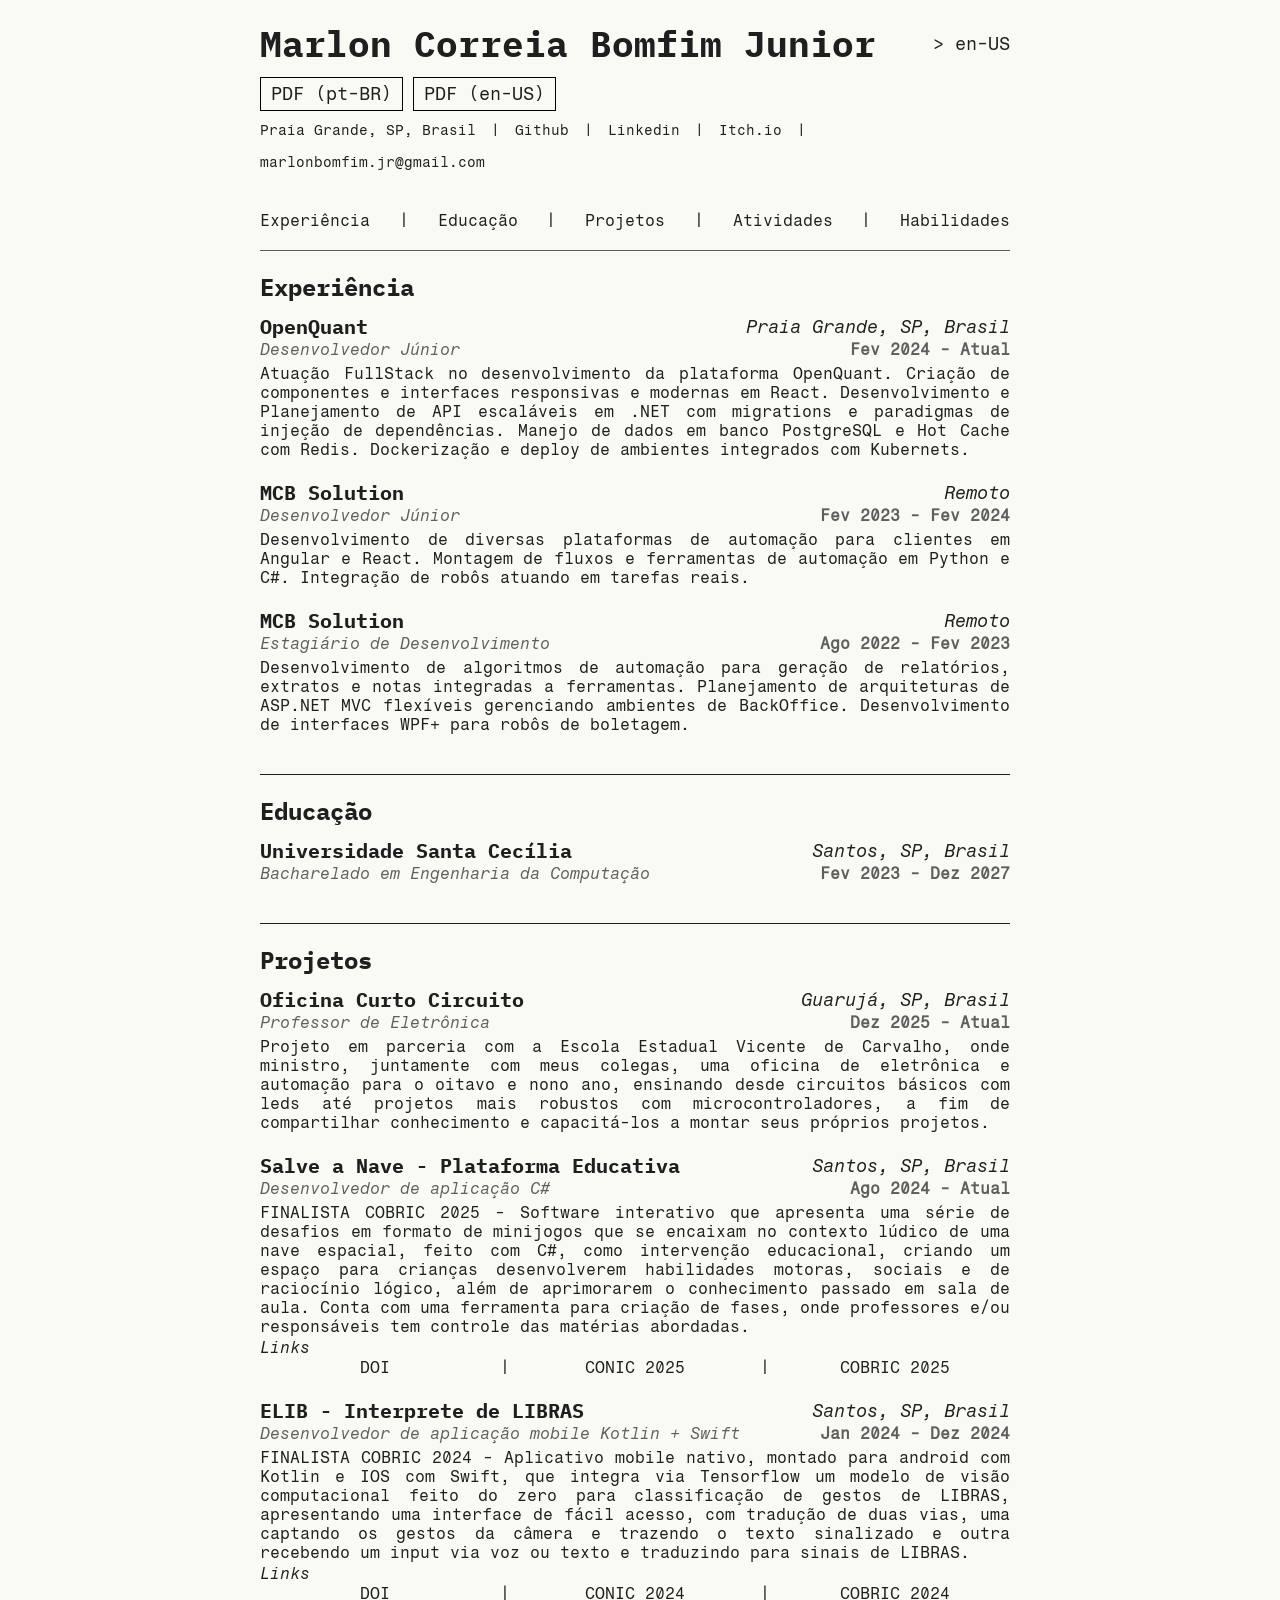
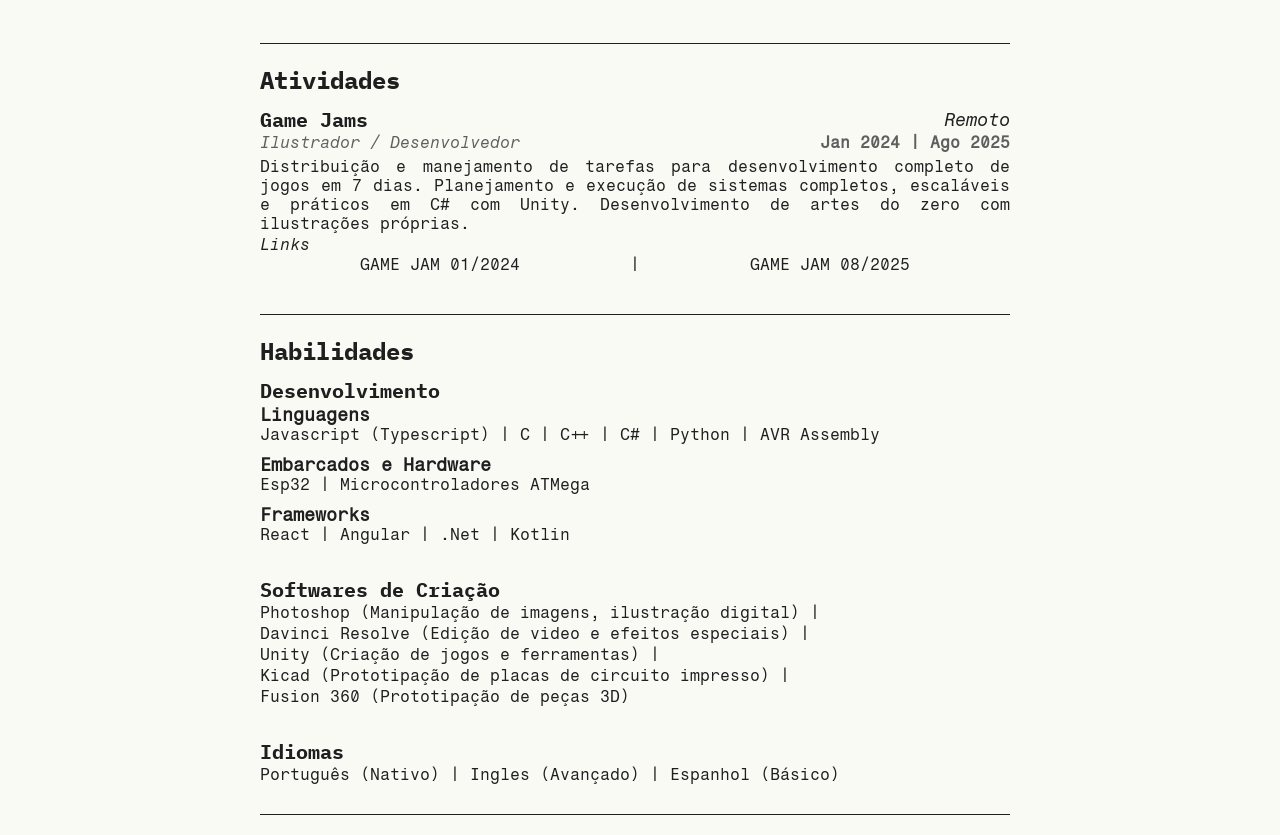
<file: index.html>
<!DOCTYPE html>
<html lang="en">
<head>
    <meta charset="UTF-8">
    <meta name="viewport" content="width=device-width, initial-scale=1.0">
    <link rel="preconnect" href="https://fonts.googleapis.com">
    <link rel="preconnect" href="https://fonts.gstatic.com" crossorigin>
    <link href="https://fonts.googleapis.com/css2?family=Fragment+Mono:ital@0;1&family=IBM+Plex+Mono:ital,wght@0,100;0,200;0,300;0,400;0,500;0,600;0,700;1,100;1,200;1,300;1,400;1,500;1,600;1,700&display=swap" rel="stylesheet">
    <link rel="stylesheet" type="text/css" href="style.css">
    <title>Currículo | Marlon Bomfim</title>
</head>
<body id="curriculo">
        
        <main>
            <div class="col">
                <div class="row">
                    <h1>Marlon Correia Bomfim Junior</h1>
                    <a href="enUS/index.html">> en-US</a>
                </div>
                <div class="row download-row">
                    <a class="download-btn" download href="/files/curriculo_marlonjunior.pdf">PDF (pt-BR)</a>
                    <a class="download-btn" download href="/files/resume_marlonjunior.pdf">PDF (en-US)</a>
                </div>
                <div class="row contact-row">
                    <p>Praia Grande, SP, Brasil</p> |
                    <a target="_blank" rel="noopener noreferrer" href="https://github.com/marlaoza">Github</a> |
                    <a target="_blank" rel="noopener noreferrer" href="https://www.linkedin.com/in/marlon-correia-bomfim-junior/">Linkedin</a> |
                    <a target="_blank" rel="noopener noreferrer" href="https://marlao.itch.io/">Itch.io</a> |
                    <a>marlonbomfim.jr@gmail.com</a>
                </div>
            </div>

            <nav class="row"> 
                <a href="#experiencia">Experiência</a> | 
                <a href="#educacao">Educação</a> |
                <a href="#projetos">Projetos</a> |
                <a href="#atividades">Atividades</a> |
                <a href="#habilidades">Habilidades</a> 
            </nav>

         

          <section id="experiencia">
            <h2>Experiência</h2>
            <ul>
                <li>
                    <div class="row">
                        <h3>OpenQuant</h3>
                        <span class="place">Praia Grande, SP, Brasil</span>
                    </div>
                    <div class="row">
                        <span class="position">Desenvolvedor Júnior</span>
                        <time>Fev 2024 - Atual</time>
                    </div>
                    <p>
                        Atuação FullStack no desenvolvimento da plataforma OpenQuant.
                        Criação de componentes e interfaces responsivas e modernas em React.
                        Desenvolvimento e Planejamento de API escaláveis em .NET com migrations e paradigmas de injeção de dependências.
                        Manejo de dados em banco PostgreSQL e Hot Cache com Redis.
                        Dockerização e deploy de ambientes integrados com Kubernets.
                    </p>
                </li>
                <li>
                    <div class="row">
                        <h3>MCB Solution</h3>
                        <span class="place">Remoto</span>
                    </div>
                    <div class="row">
                        <span class="position">Desenvolvedor Júnior</span>
                        <time>Fev 2023 - Fev 2024</time>
                    </div>
                    <p>
                        Desenvolvimento de diversas plataformas de automação para clientes em Angular e React.
                        Montagem de fluxos e ferramentas de automação em Python e C#.
                        Integração de robôs atuando em tarefas reais.
                    </p>
                </li>
                <li>
                    <div class="row">
                        <h3>MCB Solution</h3>
                        <span class="place">Remoto</span>
                    </div>
                    <div class="row">
                        <span class="position">Estagiário de Desenvolvimento</span>
                        <time>Ago 2022 - Fev 2023</time>
                    </div>
                    <p>
                        Desenvolvimento de algoritmos de automação para geração de relatórios, extratos e notas integradas a ferramentas.
                        Planejamento de arquiteturas de ASP.NET MVC flexíveis gerenciando ambientes de BackOffice.
                        Desenvolvimento de interfaces WPF+ para robôs de boletagem.
                    </p>
                </li>
            </ul>
          </section>

          <section id="educacao">
            <h2>Educação</h2>
            <ul>
                <li>
                    <div class="row">
                        <h3>Universidade Santa Cecília</h3>
                        <span class="place">Santos, SP, Brasil</span>
                    </div>
                    <div class="row">
                        <span class="position">Bacharelado em Engenharia da Computação</span>
                        <time>Fev 2023 - Dez 2027</time>
                    </div>
                </li>
            </ul>
          </section>

            <section id="projetos">
            <h2>Projetos</h2>
            <ul>
                <li>
                    <div class="row">
                        <h3>Oficina Curto Circuito</h3>
                        <span class="place">Guarujá, SP, Brasil</span>
                    </div>
                    <div class="row">
                        <span class="position">Professor de Eletrônica</span>
                        <time>Dez 2025 - Atual</time>
                    </div>
                    <p>
                       Projeto em parceria com a Escola Estadual Vicente de Carvalho, onde ministro, juntamente com meus colegas, 
                       uma oficina de eletrônica e automação para o oitavo e nono ano, ensinando desde circuitos básicos com leds 
                       até projetos mais robustos com microcontroladores, a fim de compartilhar conhecimento e capacitá-los a montar seus próprios projetos.</p>
                </li>
                <li>
                    <div class="row">
                        <h3>Salve a Nave - Plataforma Educativa</h3>
                        <span class="place">Santos, SP, Brasil</span>
                    </div>
                    <div class="row">
                        <span class="position">Desenvolvedor de aplicação C#</span>
                        <time>Ago 2024 - Atual</time>
                    </div>
                    <p>
                        FINALISTA COBRIC 2025 - Software interativo que apresenta uma série de desafios em formato de minijogos que se encaixam no contexto lúdico de uma nave espacial, feito com C#, como intervenção educacional, criando um espaço para crianças desenvolverem habilidades 
                        motoras, sociais e de raciocínio lógico, além de aprimorarem o conhecimento passado em sala de aula. 
                        Conta com uma ferramenta para criação de fases, onde professores e/ou responsáveis tem controle das matérias abordadas.
                    </p>
                    <span>Links</span>
                    <div class="row footer">
                        <a target="_blank" rel="noopener noreferrer" href="https://zenodo.org/records/17778281">DOI</a>
                        |
                        <a target="_blank" rel="noopener noreferrer" href="https://www.conic-semesp.org.br/anais/files/2025/trabalho-1000014248.pdf?1770686772">CONIC 2025</a>
                        |
                        <a target="_blank" rel="noopener noreferrer" href="https://ojs.unisanta.br/COB/article/view/3203/3079">COBRIC 2025</a>
                    </div>
                </li>
                <li>
                    <div class="row">
                        <h3>ELIB - Interprete de LIBRAS</h3>
                        <span class="place">Santos, SP, Brasil</span>
                    </div>
                    <div class="row">
                        <span class="position">Desenvolvedor de aplicação mobile Kotlin + Swift</span>
                        <time>Jan 2024 - Dez 2024</time>
                    </div>
                    <p>FINALISTA COBRIC 2024 - Aplicativo mobile nativo, montado para android com Kotlin e IOS com Swift, 
                        que integra via Tensorflow um modelo de visão computacional feito do zero para classificação de gestos de LIBRAS, 
                        apresentando uma interface de fácil acesso, com tradução de duas vias, uma captando os gestos da câmera e 
                        trazendo o texto sinalizado e outra recebendo um input via voz ou texto e traduzindo para sinais de LIBRAS.</p>
                    <span>Links</span>
                    <div class="row footer">
                        <a target="_blank" rel="noopener noreferrer" href="https://zenodo.org/records/14040753">DOI</a>
                        |
                        <a target="_blank" rel="noopener noreferrer" href="https://www.conic-semesp.org.br/anais/files/2024/trabalho-1000011871.pdf?1770686972">CONIC 2024</a>
                        |
                        <a target="_blank" rel="noopener noreferrer" href="https://periodicos.unisanta.br/COB/article/view/2292/2315">COBRIC 2024</a>
                        
                    </div>
                </li>
            </ul>
            </section>

            <section id="atividades">
            <h2>Atividades</h2>
            <ul>
                <li>
                    <div class="row">
                        <h3>Game Jams</h3>
                        <span class="place">Remoto</span>
                    </div>
                    <div class="row">
                        <span class="position">Ilustrador / Desenvolvedor</span>
                        <time>Jan 2024 | Ago 2025</time>
                    </div>
                    <p>
                        Distribuição e manejamento de tarefas para desenvolvimento completo de jogos em 7 dias. Planejamento e execução de sistemas completos, escaláveis e práticos em C# com Unity.
                        Desenvolvimento de artes do zero com ilustrações próprias.
                    </p>
                    <span>Links</span>
                    <div class="row footer">
                        <a target="_blank" rel="noopener noreferrer" href="https://arthurpalladino.itch.io/nothing-can-go-wrong-at-the-theater">GAME JAM 01/2024</a> |
                        <a target="_blank" rel="noopener noreferrer" href="https://arthurpalladino.itch.io/take-a-risk-or-get-cut-off">GAME JAM 08/2025</a>
                    </div>
                </li>
               
            </ul>
            </section>

          <section id="habilidades">
            <h2>Habilidades</h2>
            <h3>Desenvolvimento</h3>
            <h4>Linguagens</h4>
            <div class="row skills">
                <span>Javascript (Typescript)</span> |
                <span>C</span> |
                <span>C++</span> |
                <span>C#</span> |
                <span>Python</span> |
                <span>AVR Assembly</span>
            </div>
            <h4>Embarcados e Hardware</h4>
            <div class="row skills">
                <span>Esp32</span> |
                <span>Microcontroladores ATMega</span>
            </div>
            <h4>Frameworks</h4>
            <div class="row skills">
                <span>React</span> |
                <span>Angular</span> |
                <span>.Net</span> |
                <span>Kotlin</span>
            </div>
            </br>
            <h3>Softwares de Criação</h3>
            <div class="row skills">
                <span>Photoshop (Manipulação de imagens, ilustração digital)</span> |
                <span>Davinci Resolve (Edição de video e efeitos especiais)</span> |
                <span>Unity (Criação de jogos e ferramentas)</span> |
                <span>Kicad (Prototipação de placas de circuito impresso)</span> |
                <span>Fusion 360 (Prototipação de peças 3D)</span>
            </div>
            </br>
            <h3>Idiomas</h3>
            <div class="row skills">
                <span>Português (Nativo)</span> |
                <span>Ingles (Avançado)</span> |
                <span>Espanhol (Básico)</span>
            </div>
            
          </section>

        </main>


</body>
</html>
</file>
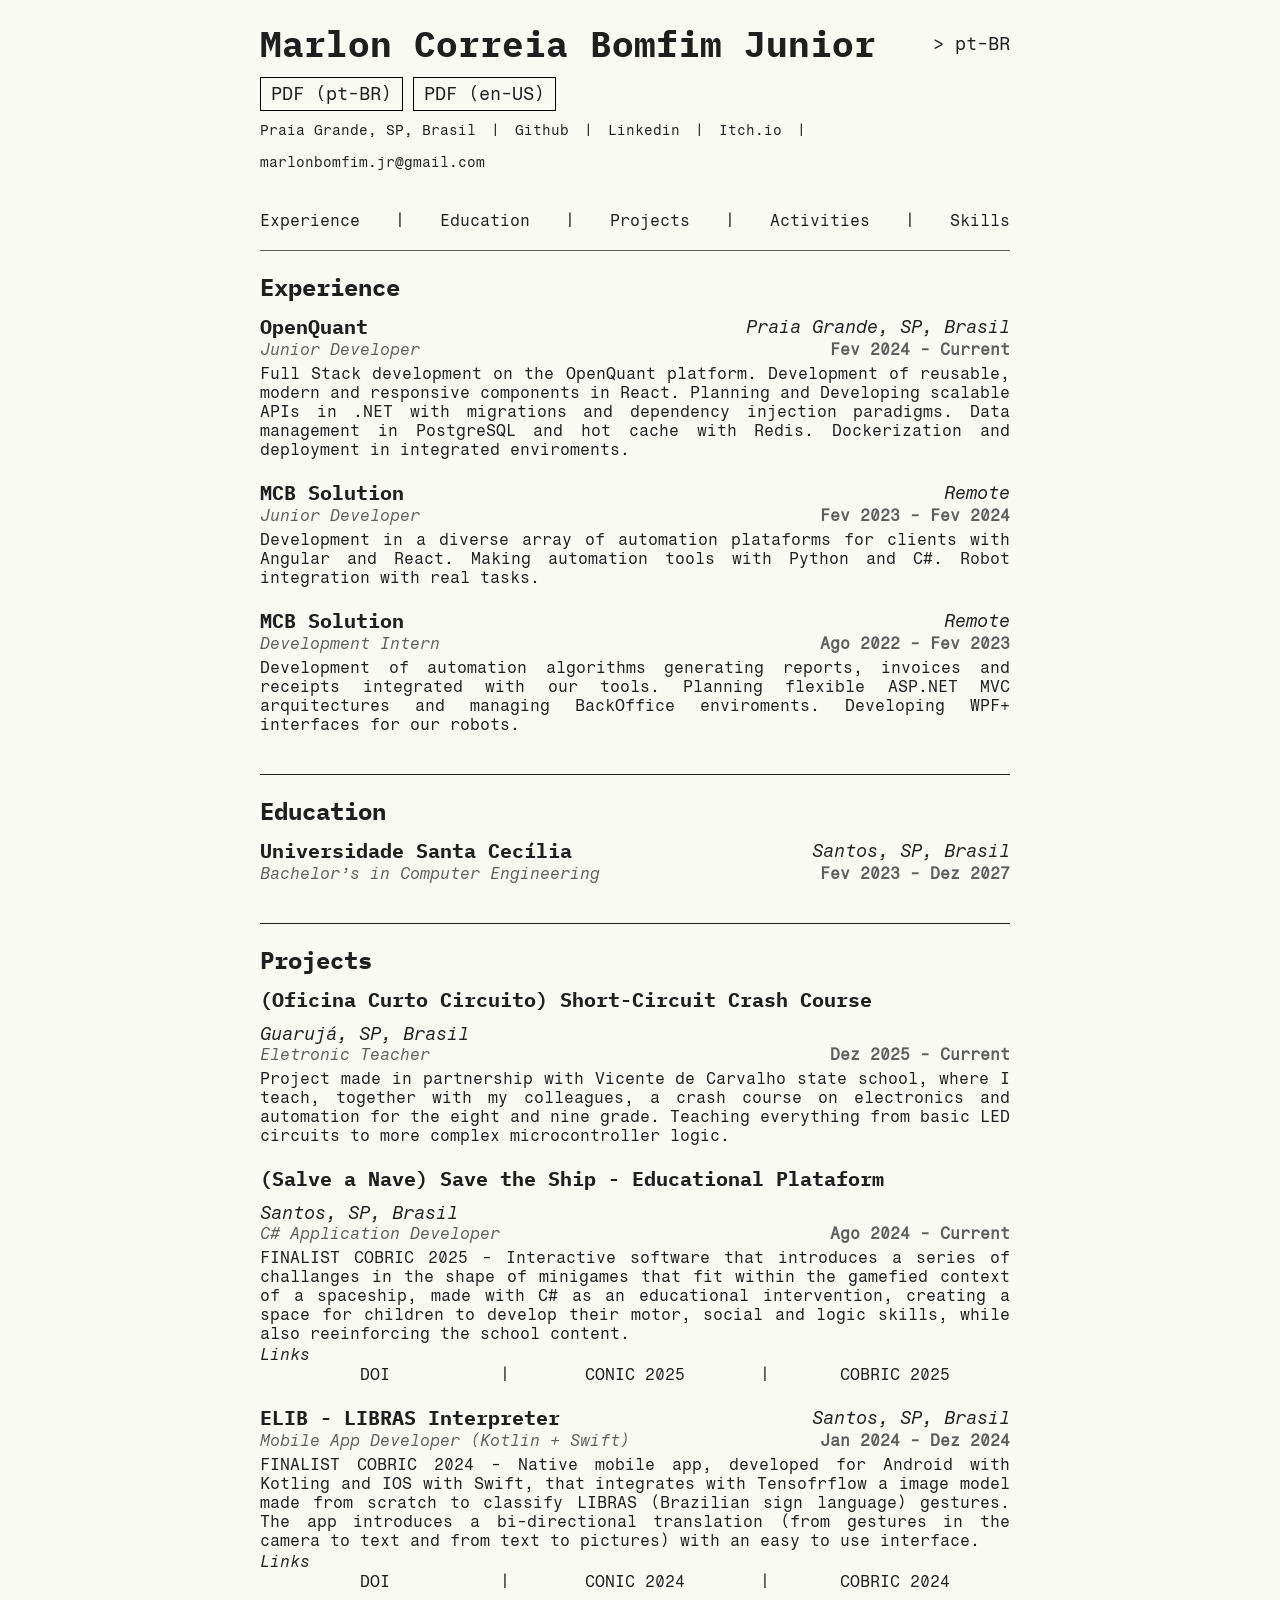
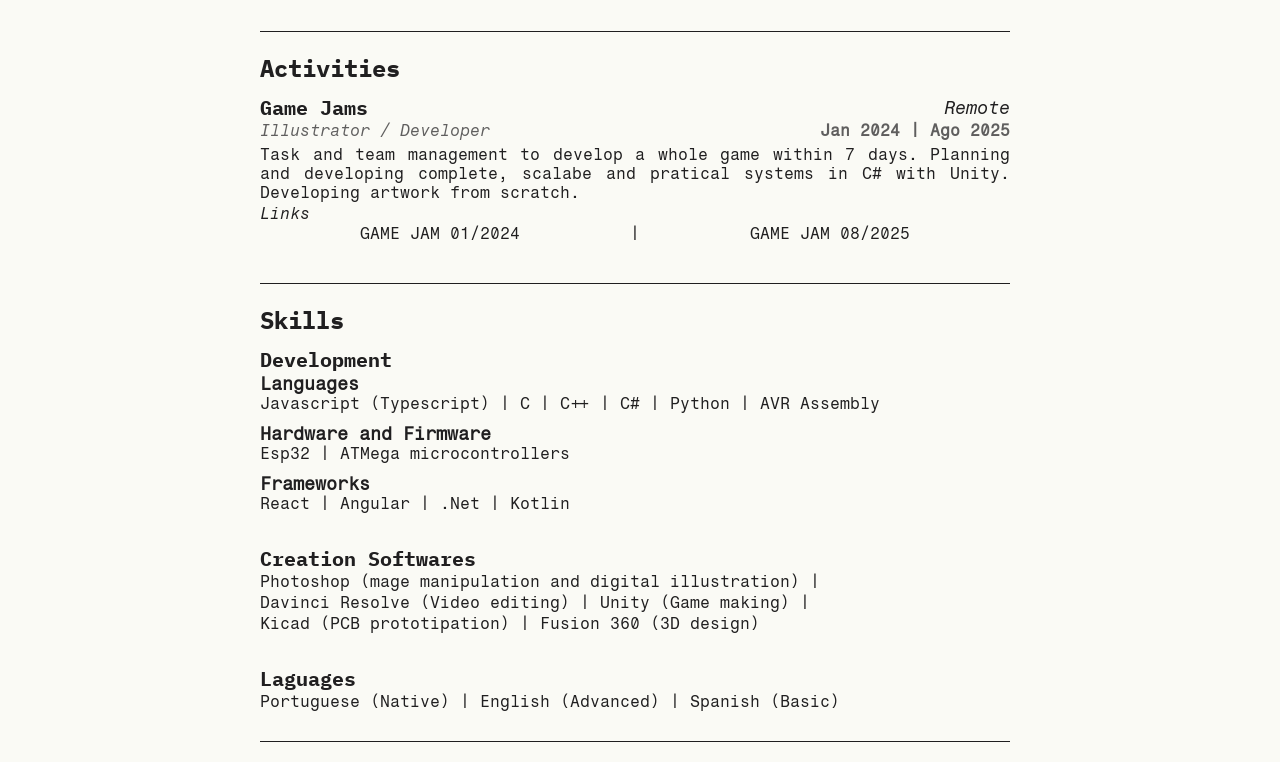
<file: enUS/index.html>
<!DOCTYPE html>
<html lang="en">
<head>
    <meta charset="UTF-8">
    <meta name="viewport" content="width=device-width, initial-scale=1.0">
    <link rel="preconnect" href="https://fonts.googleapis.com">
    <link rel="preconnect" href="https://fonts.gstatic.com" crossorigin>
    <link href="https://fonts.googleapis.com/css2?family=Fragment+Mono:ital@0;1&family=IBM+Plex+Mono:ital,wght@0,100;0,200;0,300;0,400;0,500;0,600;0,700;1,100;1,200;1,300;1,400;1,500;1,600;1,700&display=swap" rel="stylesheet">
    <link rel="stylesheet" type="text/css" href="../style.css">
    <title>Currículo | Marlon Bomfim</title>
</head>
<body id="curriculo">
        
        <main>
            <div class="col">
                <div class="row">
                    <h1>Marlon Correia Bomfim Junior</h1>
                    <a href="../index.html">> pt-BR</a>
                </div>
                <div class="row download-row">
                    <a class="download-btn" download href="/files/curriculo_marlonjunior.pdf">PDF (pt-BR)</a>
                    <a class="download-btn" download href="/files/resume_marlonjunior.pdf">PDF (en-US)</a>
                </div>
                <div class="row contact-row">
                    <p>Praia Grande, SP, Brasil</p> |
                    <a target="_blank" rel="noopener noreferrer" href="https://github.com/marlaoza">Github</a> |
                    <a target="_blank" rel="noopener noreferrer" href="https://www.linkedin.com/in/marlon-correia-bomfim-junior/">Linkedin</a> |
                    <a target="_blank" rel="noopener noreferrer" href="https://marlao.itch.io/">Itch.io</a> |
                    <a>marlonbomfim.jr@gmail.com</a>
                </div>
            </div>

            <nav class="row"> 
                <a href="#experience">Experience</a> | 
                <a href="#education">Education</a> |
                <a href="#projetos">Projects</a> |
                <a href="#activities">Activities</a> |
                <a href="#skills">Skills</a> 
            </nav>

         

          <section id="experience">
            <h2>Experience</h2>
            <ul>
                <li>
                    <div class="row">
                        <h3>OpenQuant</h3>
                        <span class="place">Praia Grande, SP, Brasil</span>
                    </div>
                    <div class="row">
                        <span class="position">Junior Developer</span>
                        <time>Fev 2024 - Current</time>
                    </div>
                    <p>
                        Full Stack development on the OpenQuant platform. Development of reusable, modern and responsive components in React. Planning
                        and Developing scalable APIs in .NET with migrations and dependency injection paradigms. Data management in PostgreSQL and hot
                        cache with Redis. Dockerization and deployment in integrated enviroments.
                    </p>
                </li>
                <li>
                    <div class="row">
                        <h3>MCB Solution</h3>
                        <span class="place">Remote</span>
                    </div>
                    <div class="row">
                        <span class="position">Junior Developer</span>
                        <time>Fev 2023 - Fev 2024</time>
                    </div>
                    <p>
                        Development in a diverse array of automation plataforms for clients with Angular and React. Making automation tools with Python and
                        C#. Robot integration with real tasks.
                    </p>
                </li>
                <li>
                    <div class="row">
                        <h3>MCB Solution</h3>
                        <span class="place">Remote</span>
                    </div>
                    <div class="row">
                        <span class="position">Development Intern</span>
                        <time>Ago 2022 - Fev 2023</time>
                    </div>
                    <p>
                        Development of automation algorithms generating reports, invoices and receipts integrated with our tools. Planning flexible ASP.NET
                        MVC arquitectures and managing BackOffice enviroments. Developing WPF+ interfaces for our robots.
                    </p>
                </li>
            </ul>
          </section>

          <section id="education">
            <h2>Education</h2>
            <ul>
                <li>
                    <div class="row">
                        <h3>Universidade Santa Cecília</h3>
                        <span class="place">Santos, SP, Brasil</span>
                    </div>
                    <div class="row">
                        <span class="position">Bachelor’s in Computer Engineering</span>
                        <time>Fev 2023 - Dez 2027</time>
                    </div>
                </li>
            </ul>
          </section>

            <section id="projects">
            <h2>Projects</h2>
            <ul>
                <li>
                    <div class="row">
                        <h3>(Oficina Curto Circuito) Short-Circuit Crash Course</h3>
                        <span class="place">Guarujá, SP, Brasil</span>
                    </div>
                    <div class="row">
                        <span class="position">Eletronic Teacher</span>
                        <time>Dez 2025 - Current</time>
                    </div>
                    <p>
                       Project made in partnership with Vicente de Carvalho state school, where I teach, together with my colleagues, a crash course on
                        electronics and automation for the eight and nine grade. Teaching everything from basic LED circuits to more complex microcontroller
                        logic.
                </li>
                <li>
                    <div class="row">
                        <h3>(Salve a Nave) Save the Ship - Educational Plataform</h3>
                        <span class="place">Santos, SP, Brasil</span>
                    </div>
                    <div class="row">
                        <span class="position">C# Application Developer</span>
                        <time>Ago 2024 - Current</time>
                    </div>
                    <p>
                        FINALIST COBRIC 2025 - Interactive software that introduces a series of challanges in the shape of minigames that fit within the
                        gamefied context of a spaceship, made with C# as an educational intervention, creating a space for children to develop their motor, social
                        and logic skills, while also reeinforcing the school content.
                    </p>
                    <span>Links</span>
                    <div class="row footer">
                        <a target="_blank" rel="noopener noreferrer" href="https://zenodo.org/records/17778281">DOI</a>
                        |
                        <a target="_blank" rel="noopener noreferrer" href="https://www.conic-semesp.org.br/anais/files/2025/trabalho-1000014248.pdf?1770686772">CONIC 2025</a>
                        |
                        <a target="_blank" rel="noopener noreferrer" href="https://ojs.unisanta.br/COB/article/view/3203/3079">COBRIC 2025</a>
                    </div>
                </li>
                <li>
                    <div class="row">
                        <h3>ELIB - LIBRAS Interpreter</h3>
                        <span class="place">Santos, SP, Brasil</span>
                    </div>
                    <div class="row">
                        <span class="position">Mobile App Developer (Kotlin + Swift)</span>
                        <time>Jan 2024 - Dez 2024</time>
                    </div>
                    <p>FINALIST COBRIC 2024 - Native mobile app, developed for Android with Kotling and IOS with Swift, that integrates with Tensofrflow
                        a image model made from scratch to classify LIBRAS (Brazilian sign language) gestures. The app introduces a bi-directional translation
                        (from gestures in the camera to text and from text to pictures) with an easy to use interface.</p>
                    <span>Links</span>
                    <div class="row footer">
                        <a target="_blank" rel="noopener noreferrer" href="https://zenodo.org/records/14040753">DOI</a>
                        |
                        <a target="_blank" rel="noopener noreferrer" href="https://www.conic-semesp.org.br/anais/files/2024/trabalho-1000011871.pdf?1770686972">CONIC 2024</a>
                        |
                        <a target="_blank" rel="noopener noreferrer" href="https://periodicos.unisanta.br/COB/article/view/2292/2315">COBRIC 2024</a>
                        
                    </div>
                </li>
            </ul>
            </section>

            <section id="activities">
            <h2>Activities</h2>
            <ul>
                <li>
                    <div class="row">
                        <h3>Game Jams</h3>
                        <span class="place">Remote</span>
                    </div>
                    <div class="row">
                        <span class="position">Illustrator / Developer</span>
                        <time>Jan 2024 | Ago 2025</time>
                    </div>
                    <p>
                        Task and team management to develop a whole game within 7 days. Planning and developing complete, scalabe and pratical systems in
                        C# with Unity. Developing artwork from scratch.
                    </p>
                    <span>Links</span>
                    <div class="row footer">
                        <a target="_blank" rel="noopener noreferrer" href="https://arthurpalladino.itch.io/nothing-can-go-wrong-at-the-theater">GAME JAM 01/2024</a> |
                        <a target="_blank" rel="noopener noreferrer" href="https://arthurpalladino.itch.io/take-a-risk-or-get-cut-off">GAME JAM 08/2025</a>
                    </div>
                </li>
               
            </ul>
            </section>

          <section id="skills">
            <h2>Skills</h2>
            <h3>Development</h3>
            <h4>Languages</h4>
            <div class="row skills">
                <span>Javascript (Typescript)</span> |
                <span>C</span> |
                <span>C++</span> |
                <span>C#</span> |
                <span>Python</span> |
                <span>AVR Assembly</span>
            </div>
            <h4>Hardware and Firmware</h4>
            <div class="row skills">
                <span>Esp32</span> |
                <span>ATMega microcontrollers</span>
            </div>
            <h4>Frameworks</h4>
            <div class="row skills">
                <span>React</span> |
                <span>Angular</span> |
                <span>.Net</span> |
                <span>Kotlin</span>
            </div>
            </br>
            <h3>Creation Softwares</h3>
            <div class="row skills">
                <span>Photoshop (mage manipulation and digital illustration)</span> |
                <span>Davinci Resolve (Video editing)</span> |
                <span>Unity (Game making)</span> |
                <span>Kicad (PCB prototipation)</span> |
                <span>Fusion 360 (3D design)</span>
            </div>
            </br>
            <h3>Laguages</h3>
            <div class="row skills">
                <span>Portuguese (Native)</span> |
                <span>English (Advanced)</span> |
                <span>Spanish (Basic)</span>
            </div>
            
          </section>

        </main>


</body>
</html>
</file>
<file: style.css>
:root{
  --background: rgb(250, 250, 245);
  --text: rgb(32, 31, 32);
  --text-light: rgba(49, 48, 49, 0.774);

  font-weight: 400;
  font-style: normal;
  font-size: 18px;
  --font-body: "Fragment Mono", monospace;
  --font-header: "IBM Plex Mono", monospace;
    font-family: var(--font-body);


}
  
*{
  margin: 0;
  padding: 0;
  box-sizing: border-box;
  scrollbar-color: var(--text) transparent;
  scrollbar-gutter: stable;
  scrollbar-width: thin;
}

html{
  height: max-content;
  min-height: 100%; 
  box-sizing: border-box;
}

body { 
  margin: 0;
  padding: 20px;
  -webkit-font-smoothing: none;
  -moz-osx-font-smoothing: none;
  background-color:var(--background);
  color: var(--text);
  height: max-content;
  min-height: 100%; 
  box-sizing: border-box;
  display: flex;
  flex-direction: column;
  align-items: center;
  overflow: auto;
}


a{
    color: var(--text);
    text-decoration: none;
}
a:hover{
    text-decoration: underline  ;
    font-weight: bold;
}

.row{
    display: flex;
    flex-direction: row;
    align-items: center;
    gap: 10px;
    flex-wrap: wrap;
    justify-content: space-between;
}
.col{
    display: flex;
    flex-direction: column;
    gap: 10px;
}

.contact-row{
    gap: 15px;
    font-size: 0.778rem;
    font-weight: light;
    justify-content: left;
}

.download-row{
    justify-content: left;
    font-weight: light;
    align-items: start;
    height: 35px;
}

.download-btn{
    cursor: pointer;
    border: 1px solid black;
    padding: 5px 10px;
    text-decoration: none;
}
.download-btn:hover{
    text-decoration: none;
    border: 2px solid black;
}


main{
    display: flex;
    flex-direction: column;
    gap: 20px;
    max-width: 750px;
    width: 100%;
}

h1,h2,h3{
    font-family: var(--font-header);
}

h2{
    font-size: 1.334rem;
    margin-bottom: 10px;
}

h3{
    font-size: 1.112rem;
}
h4{
    font-size: 0.999rem;
}

ul{
    list-style: none;
}
li{
    margin-bottom: 20px;
}
li span{
    font-style: italic;
    font-size: 0.889rem;
}
li span.place{
    font-size: 1rem;
}
li span.position{
    font-weight: light;
    color: var(--text-light);
}

li time{
    font-size: 0.889rem;
    font-weight: bold;
    color: var(--text-light);
}
li p{
    margin-top: 5px;
    font-size: 0.889rem;
    text-align: justify;
}

li .row.footer{
    font-size: 0.889rem;
}

li .row.footer>a{
    flex: 1;
    min-width: 120px;
    text-align: center;
}

.skills{
    margin-bottom: 10px;
    font-size: 0.889rem;
    justify-content: left;
    row-gap: 2px;
}

nav{
    font-size: 0.889rem;
    border-bottom: 1px solid var(--text-light);
    padding-bottom: 20px;
    padding-top: 20px;
}

section{
    border-bottom: 1px solid var(--text);
    padding-bottom: 20px;
}
</file>
